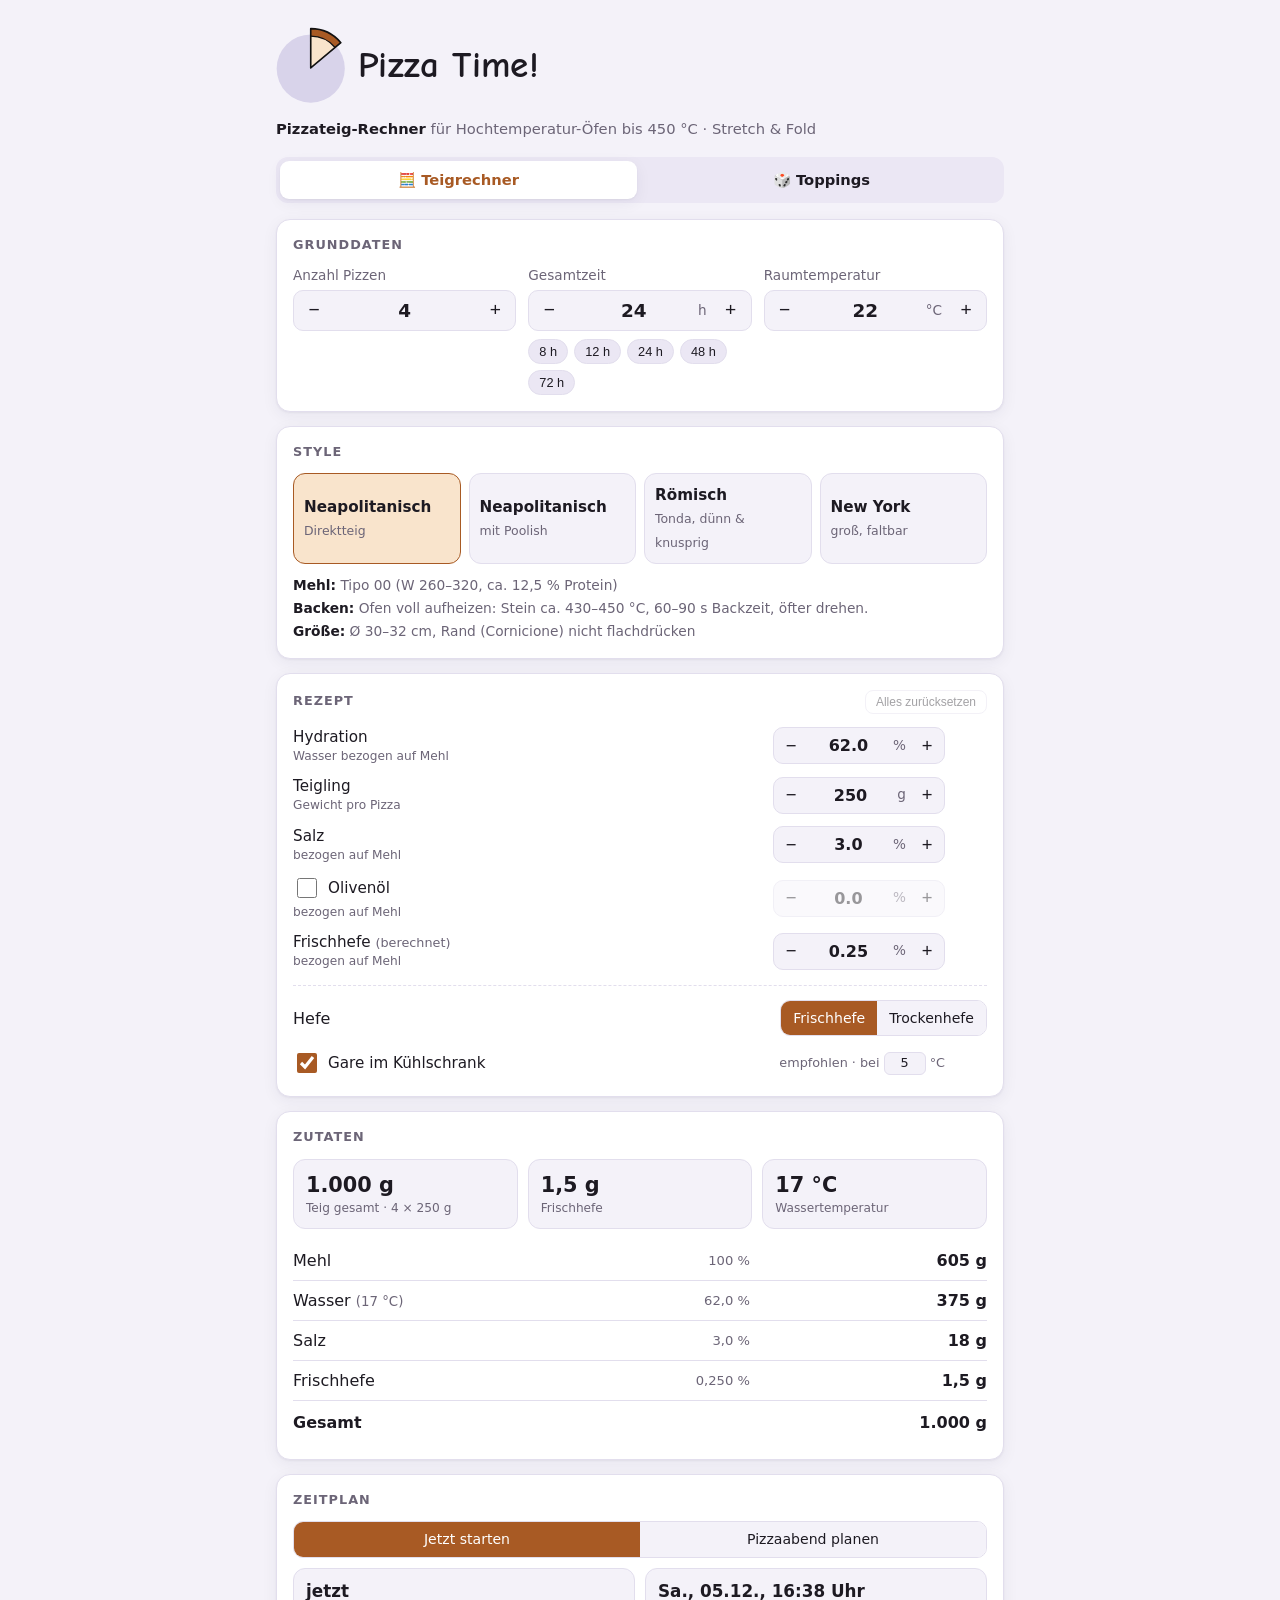
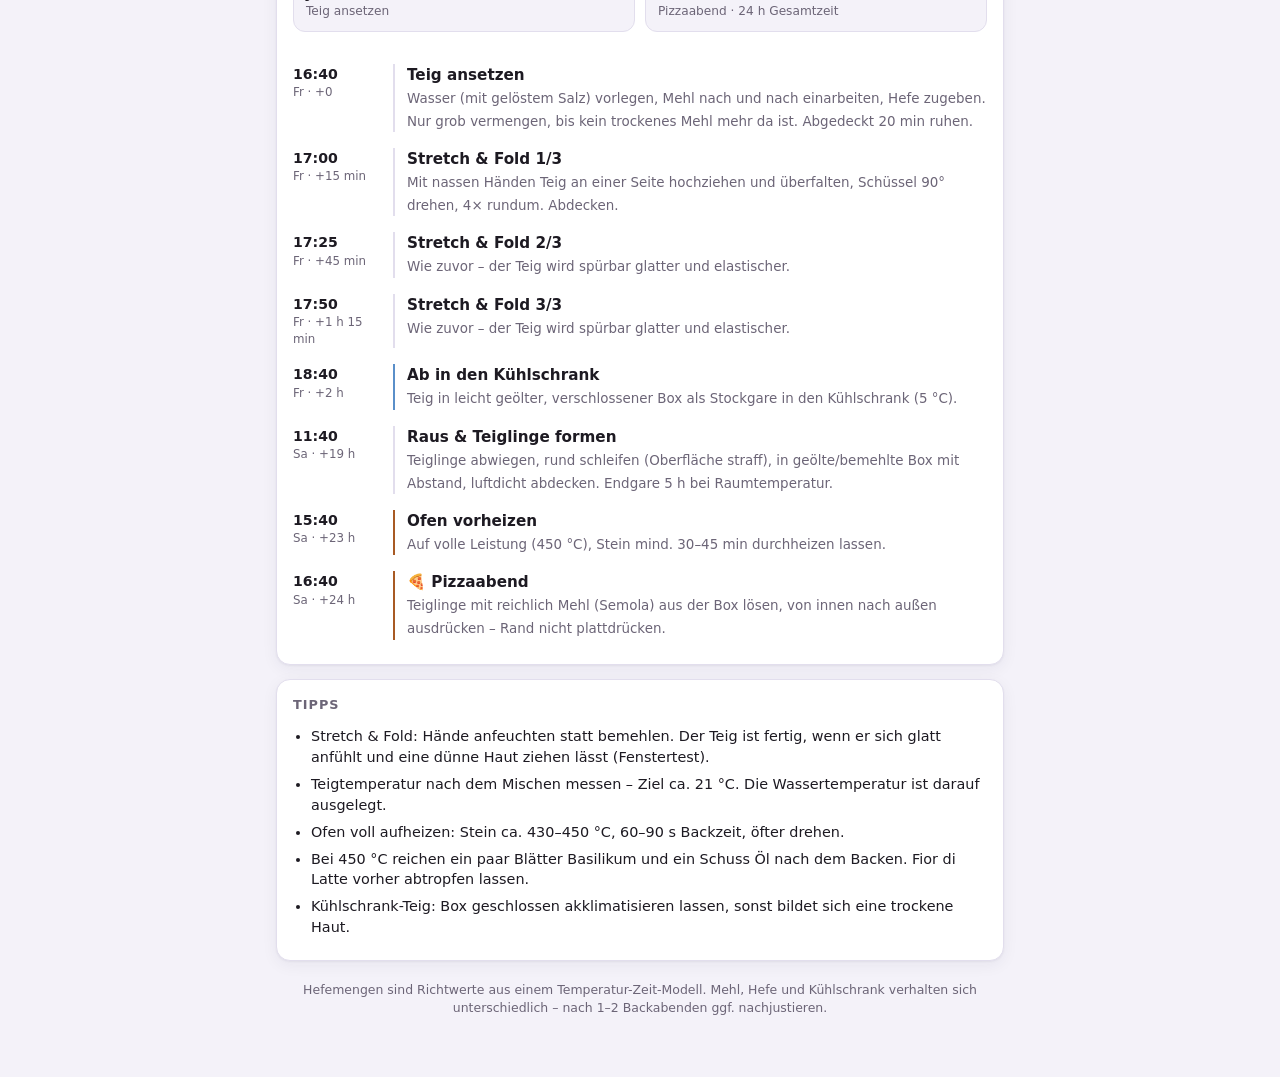
<file: index.html>
<!DOCTYPE html>
<html lang="de">
<head>
<meta charset="UTF-8">
<meta name="viewport" content="width=device-width, initial-scale=1">
<meta name="theme-color" content="#a85a24">
<title>Pizza Time</title>
<link rel="icon" href="data:image/svg+xml,<svg xmlns='http://www.w3.org/2000/svg' viewBox='-106 -128 214 238'><circle cx='0' cy='2' r='104' fill='%23d8d3ea'/><path d='M0,0 L0,-97 A97,97 0 0 1 74.3,-62.4 Z' fill='%23f9e4cc'/><path d='M0,-97 L0,-120 A120,120 0 0 1 91.9,-77.1 L74.3,-62.4 A97,97 0 0 0 0,-97 Z' fill='%23a85a24'/><path d='M0,0 L0,-120 A120,120 0 0 1 91.9,-77.1 Z' fill='none' stroke='%23111' stroke-width='5' stroke-linejoin='round'/></svg>">
<link rel="preconnect" href="https://fonts.googleapis.com">
<link href="https://fonts.googleapis.com/css2?family=Comic+Neue:wght@700&display=swap" rel="stylesheet">
<link rel="apple-touch-icon" href="icon.png">
<link rel="stylesheet" href="style.css">
</head>
<body>
<div class="wrap">
  <header>
    <h1><svg class="logo" viewBox="-106 -128 214 238" aria-hidden="true"><circle cx="0" cy="2" r="104" fill="var(--lav,#d8d3ea)"/><path d="M0,0 L0,-97 A97,97 0 0 1 74.3,-62.4 Z" fill="#f9e4cc"/><path d="M0,-97 L0,-120 A120,120 0 0 1 91.9,-77.1 L74.3,-62.4 A97,97 0 0 0 0,-97 Z" fill="#a85a24"/><path d="M74.3,-62.4 A97,97 0 0 0 0,-97" fill="none" stroke="#111" stroke-width="4"/><path d="M0,0 L0,-120 A120,120 0 0 1 91.9,-77.1 Z" fill="none" stroke="#111" stroke-width="5" stroke-linejoin="round"/></svg><span class="brand">Pizza Time!</span></h1>
    <p><b style="color:var(--ink)">Pizzateig-Rechner</b> für Hochtemperatur-Öfen bis 450 °C · Stretch &amp; Fold</p>
  </header>
  <nav class="nav"><a href="./" aria-current="page">🧮 Teigrechner</a><a href="toppings.html">🎲 Toppings</a></nav>

  <section class="card">
    <h2>Grunddaten</h2>
    <div class="grid">
      <div>
        <label class="f" for="n">Anzahl Pizzen</label>
        <div class="stepper"><button data-step="n" data-d="-1" aria-label="weniger">−</button><input id="n" type="number" inputmode="numeric" min="1" max="50"><button data-step="n" data-d="1" aria-label="mehr">+</button></div>
      </div>
      <div>
        <label class="f" for="h">Gesamtzeit</label>
        <div class="stepper"><button data-step="h" data-d="-1" aria-label="weniger">−</button><input id="h" type="number" inputmode="decimal" min="3" max="120" step="0.5"><span class="unit">h</span><button data-step="h" data-d="1" aria-label="mehr">+</button></div>
        <div class="chips" id="hchips"></div>
      </div>
      <div>
        <label class="f" for="rt">Raumtemperatur</label>
        <div class="stepper"><button data-step="rt" data-d="-1" aria-label="kälter">−</button><input id="rt" type="number" inputmode="decimal" min="14" max="32" step="0.5"><span class="unit">°C</span><button data-step="rt" data-d="1" aria-label="wärmer">+</button></div>
      </div>
    </div>
  </section>

  <section class="card">
    <h2>Style</h2>
    <div class="styles" id="styles"></div>
    <div class="styleinfo" id="styleinfo"></div>
  </section>

  <section class="card">
    <h2>Rezept <button class="btn-link" id="resetAll">Alles zurücksetzen</button></h2>
    <div class="rows" id="rows"></div>
    <hr class="sep" style="margin:14px 0">
    <div class="rows">
      <div style="display:flex;justify-content:space-between;align-items:center;gap:10px;flex-wrap:wrap">
        <span>Hefe</span>
        <div class="seg" id="yeastType">
          <button data-v="fresh">Frischhefe</button><button data-v="dry">Trockenhefe</button>
        </div>
      </div>
      <div class="row" id="row-fridge">
        <label class="toggle"><input type="checkbox" id="fridge"> <span id="fridgeLabel">Gare im Kühlschrank</span></label>
        <span class="hint" style="margin:0;text-align:right"><span id="fridgeHint"></span><label id="tfWrap" style="white-space:nowrap"> · bei <input id="tf" type="number" step="1" min="1" max="12" style="width:42px;border:1px solid var(--line);border-radius:6px;background:var(--bg);color:var(--ink);text-align:center;font:inherit"> °C</label></span>
        <button class="reset" data-reset="fridge" title="Vorschlag wiederherstellen">↺</button>
      </div>
    </div>
    <div id="notices"></div>
  </section>

  <section class="card">
    <h2>Zutaten</h2>
    <div class="big" id="kpis"></div>
    <div id="ingredients"></div>
  </section>

  <section class="card">
    <h2>Zeitplan</h2>
    <div class="plan">
      <div class="seg full" id="planMode"><button data-v="now">Jetzt starten</button><button data-v="target">Pizzaabend planen</button></div>
      <div id="targetWrap"><label class="f" for="target">Pizzaabend um</label><input id="target" type="datetime-local"></div>
      <div class="plansum" id="plansum"></div>
      <div id="planNotice"></div>
    </div>
    <ul class="tl" id="timeline"></ul>
  </section>

  <section class="card">
    <h2>Tipps</h2>
    <ul class="tips" id="tips"></ul>
  </section>

  <footer>Hefemengen sind Richtwerte aus einem Temperatur-Zeit-Modell. Mehl, Hefe und Kühlschrank verhalten sich unterschiedlich – nach 1–2 Backabenden ggf. nachjustieren.</footer>
</div>

<script>
(() => {
'use strict';

/* ---------- Styles (Originalrezepte, für 450 °C-Ofen) ---------- */
const STYLES = {
  neap: {
    title:'Neapolitanisch', sub:'Direktteig',
    hyd:62, ball:250, salt:3.0, oilOn:false, oil:0, yeastFactor:1.0,
    sf:3, ddt:23, outBase:5, coldBalls:false,
    flour:'Tipo 00 (W 260–320, ca. 12,5 % Protein)',
    bake:'Ofen voll aufheizen: Stein ca. 430–450 °C, 60–90 s Backzeit, öfter drehen.',
    size:'Ø 30–32 cm, Rand (Cornicione) nicht flachdrücken'
  },
  poolish: {
    title:'Neapolitanisch', sub:'mit Poolish',
    hyd:68, ball:260, salt:3.0, oilOn:false, oil:0, yeastFactor:1.0, poolish:40,
    sf:3, ddt:23, outBase:5, coldBalls:false,
    flour:'Tipo 00 (W 300–330) – starkes Mehl, v. a. für die Poolish',
    bake:'Stein ca. 430–450 °C, 60–90 s. Höhere Hydration → luftigerer, aromatischer Rand.',
    size:'Ø 30–33 cm'
  },
  roman: {
    title:'Römisch', sub:'Tonda, dünn & knusprig',
    hyd:58, ball:180, salt:2.5, oilOn:true, oil:4, yeastFactor:1.1,
    sf:2, ddt:23, outBase:4, coldBalls:false,
    flour:'Tipo 0 oder 00 (W 240–280)',
    bake:'Ofen auf ca. 350–380 °C runterregeln, 2–3 min backen, bis der Boden durchgehend knusprig ist.',
    size:'Ø 30–32 cm, mit dem Nudelholz hauchdünn ausrollen, kein Rand'
  },
  ny: {
    title:'New York', sub:'groß, faltbar',
    hyd:63, ball:300, salt:2.5, oilOn:true, oil:2.5, yeastFactor:1.3,
    sf:3, ddt:22, outBase:3, coldBalls:true, preferFridge:true,
    flour:'Brotmehl / Tipo 0 mit hohem Protein (13–14 %), z. B. 70 % Tipo 0 + 30 % Manitoba',
    bake:'Ofen auf ca. 320–350 °C runterregeln, 3–5 min. Klassisch wird Zucker zugegeben – bei Hochtemperatur weglassen, sonst verbrennt der Boden.',
    size:'ca. 35 cm (14″) bei 300 g, für 40 cm ca. 380 g'
  }
};

/* ---------- Hefe-Modell ----------
   Aktivität relativ zu 24 °C (≈ Verdopplung je ~8 °C, unter 12 °C stark gebremst).
   Effektive Gärstunden E = Σ Stunden × Aktivität.
   Frischhefe [% vom Mehl] aus E per log-log-Interpolation (kalibriert an gängigen Praxiswerten). */
const act = T => Math.exp(0.09*(T-24)) * (T < 12 ? Math.exp(0.08*(T-12)) : 1);
const YT = [[1.5,2.8],[2,2.0],[3,1.1],[4,0.7],[6,0.35],[8,0.22],[12,0.13],[16,0.09],[24,0.06],[36,0.04],[48,0.03],[72,0.02],[100,0.015],[150,0.01]];
function freshPct(E){
  if (E <= YT[0][0]) return YT[0][1];
  for (let i=1;i<YT.length;i++){
    const [x1,y1]=YT[i-1],[x2,y2]=YT[i];
    if (E <= x2){
      const t=(Math.log(E)-Math.log(x1))/(Math.log(x2)-Math.log(x1));
      return Math.exp(Math.log(y1)+t*(Math.log(y2)-Math.log(y1)));
    }
  }
  return YT[YT.length-1][1];
}
// Effektive Stunden für eine Phasenliste [{h, T}] inkl. Übergängen Kühlschrank <-> Raum
function effHours(phases){ return phases.reduce((s,p)=>s+p.h*act(p.T),0); }
function coldPhases(rt, tf, hours){ // Teig kühlt nicht sofort ab
  const c=Math.min(2,hours); return [{h:c,T:(rt+tf)/2},{h:Math.max(0,hours-c),T:tf}];
}
function warmPhases(rt, tf, hours){
  const w=Math.min(1.5,hours); return [{h:w,T:(rt+tf)/2},{h:Math.max(0,hours-w),T:rt}];
}
const clamp=(v,a,b)=>Math.min(b,Math.max(a,v));

/* ---------- State ---------- */
const DEFAULTS = {n:4, h:24, rt:22, style:'neap', yeast:'fresh', tf:5, target:null, ov:{}};
let S = load();
function load(){
  try{ const s=JSON.parse(localStorage.getItem('pizzateig-v1')); if(s&&STYLES[s.style]){ if(s.target && s.target<Date.now()) s.target=null; return Object.assign({},DEFAULTS,s,{ov:s.ov||{}}); } }catch(e){}
  return JSON.parse(JSON.stringify(DEFAULTS));
}
function save(){ try{ localStorage.setItem('pizzateig-v1', JSON.stringify(S)); }catch(e){} }

/* ---------- Berechnung ---------- */
function compute(){
  const st=STYLES[S.style], ov=S.ov, H=S.h, rt=S.rt, tf=S.tf;
  const isP = S.style==='poolish';
  const tAdj = Math.exp(-0.09*(rt-22)); // wärmer -> kürzere Endgare

  // Vorschläge (Rezept)
  const sug = {hyd:st.hyd, ball:st.ball, salt:st.salt, oilOn:st.oilOn, oil:st.oilOn?st.oil:(st.oil||0), poolish:st.poolish||0, tf:5};
  const val = k => (ov[k]!==undefined ? ov[k] : sug[k]);
  const hyd=val('hyd'), ball=val('ball'), salt=val('salt'), oilOn=val('oilOn'), oil=oilOn?val('oil'):0, pShare=isP?val('poolish'):0;

  // Phasen
  let plan = {};
  let E, poolE=0, fridgePossible, fridgeSuggested;
  if (!isP){
    const out = clamp(st.outBase*tAdj, st.coldBalls?1.5:2, st.coldBalls?4:7);
    const pre = 2; // Mischen + S&F + kurze Stockgare
    const fridgeH = H - pre - out;
    fridgePossible = fridgeH >= 12;
    fridgeSuggested = fridgePossible && (H >= 24 || st.preferFridge || rt >= 26);
    const fridge = fridgePossible && (ov.fridge!==undefined ? ov.fridge : fridgeSuggested);
    if (fridge){
      E = effHours([{h:pre,T:rt}, ...coldPhases(rt,tf,fridgeH), ...warmPhases(rt,tf,out)]);
      plan = {fridge, pre, fridgeH, out};
    } else {
      const appretto = H < 6 ? H*0.45 : clamp(H*0.35*tAdj, 2.5, 8);
      E = H*act(rt);
      plan = {fridge, appretto};
    }
  } else {
    const M = clamp(5*tAdj, 3, 7);          // Hauptteig-Phase
    const P = Math.max(1, H - M);            // Poolish-Phase
    fridgePossible = P >= 14;
    fridgeSuggested = fridgePossible && (P >= 20 || rt >= 26);
    const fridge = fridgePossible && (ov.fridge!==undefined ? ov.fridge : fridgeSuggested);
    if (fridge){
      poolE = effHours([{h:1,T:rt}, ...coldPhases(rt,tf,P-2), {h:1,T:(rt+tf)/2}]);
    } else poolE = P*act(rt);
    E = poolE;
    plan = {fridge, M, P, appretto: M*0.6};
  }

  // Rezeptabhängige Korrektur: Salz bremst, Wasser beschleunigt
  const recipeF = clamp(st.yeastFactor * (1+(salt-2.8)*0.15) * (1-(hyd-62)*0.01), 0.6, 1.6);
  let yPctSug = freshPct(E) * recipeF * (isP ? 0.8 : 1); // Poolish (100 % Hydration) gärt schneller
  if (S.yeast==='dry') yPctSug /= 3;
  sug.yeast = +yPctSug.toPrecision(2);
  const yPct = val('yeast');

  // Mengen
  const total = S.n * ball;
  let flour, water, saltG, oilG, yeastG, poolishBlock=null, mainBlock=null;
  if (!isP){
    flour = total / (1 + hyd/100 + salt/100 + oil/100 + yPct/100);
    water = flour*hyd/100; saltG=flour*salt/100; oilG=flour*oil/100; yeastG=flour*yPct/100;
  } else {
    // Hefe-% bezieht sich auf das Poolish-Mehl
    const pf = pShare/100;
    flour = total / (1 + hyd/100 + salt/100 + oil/100 + pf*yPct/100);
    water = flour*hyd/100; saltG=flour*salt/100; oilG=flour*oil/100;
    const pFlour = flour*pf, pWater = Math.min(pFlour, water);
    yeastG = pFlour*yPct/100;
    poolishBlock = {flour:pFlour, water:pWater, yeast:yeastG};
    mainBlock = {flour:flour-pFlour, water:water-pWater, salt:saltG, oil:oilG};
  }

  // Wassertemperatur (Zielteigtemperatur, Mehltemp ≈ Raumtemp, Reibung S&F ≈ 2 °C)
  let waterT, poolWaterT=null;
  if (!isP){
    const ddt = plan.fridge ? st.ddt-2 : st.ddt;
    waterT = clamp(3*ddt - rt - rt - 2, 2, 35);
  } else {
    poolWaterT = clamp(2*(plan.fridge?20:21) - rt, 2, 30);
    const poolT = plan.fridge ? (rt+tf)/2 : rt;
    waterT = clamp(4*st.ddt - rt - rt - poolT - 2, 2, 30);
  }

  return {st, sug, val, hyd, ball, salt, oil, oilOn, pShare, yPct, total, flour, water, saltG, oilG, yeastG,
          poolishBlock, mainBlock, plan, E, fridgePossible, fridgeSuggested, waterT, poolWaterT, isP};
}

/* ---------- Rendering ---------- */
const $ = id => document.getElementById(id);
const fmt = (v,d=0) => v.toLocaleString('de-DE',{minimumFractionDigits:d,maximumFractionDigits:d});
const g = v => v>=10 ? fmt(v)+' g' : v>=1 ? fmt(v,1)+' g' : fmt(v,2)+' g';

function renderStyles(){
  $('styles').innerHTML = Object.entries(STYLES).map(([k,s]) =>
    `<button class="style" data-style="${k}" aria-pressed="${S.style===k}"><b>${s.title}</b><span>${s.sub}</span></button>`).join('');
  const s=STYLES[S.style];
  $('styleinfo').innerHTML = `<div><strong>Mehl:</strong> ${s.flour}</div><div><strong>Backen:</strong> ${s.bake}</div><div><strong>Größe:</strong> ${s.size}</div>`;
}

const ROWS = [
  {k:'hyd', name:'Hydration', unit:'%', step:1, dec:1, help:'Wasser bezogen auf Mehl'},
  {k:'ball', name:'Teigling', unit:'g', step:10, dec:0, help:'Gewicht pro Pizza'},
  {k:'salt', name:'Salz', unit:'%', step:0.1, dec:1, help:'bezogen auf Mehl'},
  {k:'oil', name:'Olivenöl', unit:'%', step:0.5, dec:1, help:'bezogen auf Mehl', toggle:'oilOn'},
  {k:'poolish', name:'Poolish-Anteil', unit:'%', step:5, dec:0, help:'Anteil am Gesamtmehl (100 % Hydration)', only:'poolish'},
  {k:'yeast', name:'Hefe', unit:'%', step:0.01, dec:3, help:''},
];

function renderRows(r){
  const html = ROWS.filter(x=>!x.only || x.only===S.style).map(x=>{
    const v=r.val(x.k), changed = S.ov[x.k]!==undefined || (x.toggle && S.ov[x.toggle]!==undefined);
    let name = x.name, help=x.help;
    if (x.k==='yeast'){
      name = (S.yeast==='dry'?'Trockenhefe':'Frischhefe') + ' <span style="color:var(--muted);font-size:.8rem">(berechnet)</span>';
      help = r.isP ? 'bezogen auf das Poolish-Mehl' : 'bezogen auf Mehl';
    }
    if (x.toggle){
      name = `<label class="toggle" style="display:inline-flex"><input type="checkbox" data-toggle="${x.toggle}" ${r.oilOn?'checked':''}> ${x.name}</label>`;
    }
    const disabled = x.toggle && !r.oilOn;
    const shown = x.k==='yeast' ? (+v).toFixed(v<0.1?3:2) : fmt(+v, x.dec).replace(/\./g,'').replace(',', '.');
    return `<div class="row ${changed?'changed':''}">
      <div class="name">${name}<small>${help}${changed?`<br>Vorschlag: ${x.k==='yeast'? (+r.sug[x.k]).toString().replace('.',',') : fmt(r.sug[x.k],x.dec)} ${x.unit}`:''}</small></div>
      <div class="in" style="${disabled?'opacity:.45':''}"><button data-rstep="${x.k}" data-d="-1" aria-label="${x.name} weniger" ${disabled?'disabled':''}>−</button><input type="number" inputmode="decimal" step="${x.step}" data-k="${x.k}" value="${shown}" ${disabled?'disabled':''}><span class="unit">&nbsp;${x.unit}</span><button data-rstep="${x.k}" data-d="1" aria-label="${x.name} mehr" ${disabled?'disabled':''}>+</button></div>
      <button class="reset" data-reset="${x.k}${x.toggle?','+x.toggle:''}" title="Vorschlag wiederherstellen">↺</button>
    </div>`;
  }).join('');
  const rows=$('rows');
  // Fokus erhalten, wenn ein Feld gerade bearbeitet wird
  const active=document.activeElement && document.activeElement.dataset ? document.activeElement.dataset.k : null;
  if (active && rows.contains(document.activeElement)) {
    // nur Nachbar-Felder und Klassen aktualisieren
    const tmp=document.createElement('div'); tmp.innerHTML=html;
    [...tmp.children].forEach((nr,i)=>{
      const cur=rows.children[i]; if(!cur) return;
      const ci=cur.querySelector('input[data-k]'), ni=nr.querySelector('input[data-k]');
      cur.className=nr.className;
      cur.querySelector('.name small').innerHTML=nr.querySelector('.name small').innerHTML;
      if (ci && ci.dataset.k!==active) ci.value=ni.value;
    });
    return;
  }
  rows.innerHTML = html;
}

function renderFridge(r){
  const cb=$('fridge'), row=$('row-fridge');
  cb.disabled = !r.fridgePossible;
  cb.checked = r.plan.fridge;
  $('fridgeLabel').textContent = r.isP ? 'Poolish im Kühlschrank' : 'Gare im Kühlschrank';
  const hint = !r.fridgePossible ? (r.isP?'ab ca. ':'ab ca. ')+minFridgeHours(r)+' h möglich'
             : r.fridgeSuggested ? 'empfohlen' : 'optional';
  $('fridgeHint').textContent = hint;
  $('tfWrap').style.display = r.plan.fridge ? '' : 'none';
  if (document.activeElement!==$('tf')) $('tf').value = S.tf;
  row.classList.toggle('changed', S.ov.fridge!==undefined && r.fridgePossible);
}
function minFridgeHours(r){
  if (r.isP) return Math.ceil(14 + r.plan.M);
  const tAdj=Math.exp(-0.09*(S.rt-22)), st=r.st;
  return Math.ceil(2 + 12 + clamp(st.outBase*tAdj, st.coldBalls?1.5:2, st.coldBalls?4:7));
}

function renderNotices(r){
  const n=[];
  if (!r.plan.fridge && !r.isP && S.h>30) n.push(['','Sehr lange Gare bei Raumtemperatur – die Hefemenge wird winzig und der Teig kann übersäuern. Kühlschrank-Gare ist hier deutlich sicherer.']);
  if (!r.plan.fridge && S.rt>=26 && S.h>=12) n.push(['','Warmer Raum: Teig im Auge behalten. Bei Übergare Teiglinge zwischendurch kurz kühl stellen.']);
  if (r.isP && r.plan.P<8) n.push(['','Für Poolish ist die Zeit knapp (Poolish < 8 h). Die Hefemenge wird hoch – Direktteig wäre hier die bessere Wahl.']);
  if (!r.isP && S.h<6) n.push(['','Kurze Gare: Pizza wird gehen, aber Aroma und Bekömmlichkeit profitieren stark von ≥ 8 h.']);
  if (r.hyd>70 && S.style!=='poolish') n.push(['','Hohe Hydration – mehr Stretch & Fold-Runden und ein starkes Mehl einplanen.']);
  $('notices').innerHTML = n.map(([c,t])=>`<div class="notice ${c}">${t}</div>`).join('');
}

function renderIngredients(r){
  const yName = S.yeast==='dry' ? 'Trockenhefe (Instant)' : 'Frischhefe';
  const pct = (v)=> fmt(v/r.flour*100, 1)+' %';
  $('kpis').innerHTML = `
    <div class="kpi"><div class="v">${fmt(r.total)} g</div><div class="l">Teig gesamt · ${S.n} × ${fmt(r.ball)} g</div></div>
    <div class="kpi"><div class="v">${g(r.yeastG)}</div><div class="l">${yName}</div></div>
    <div class="kpi"><div class="v">${fmt(r.waterT)} °C</div><div class="l">Wassertemperatur${r.isP?' Hauptteig':''}</div></div>`;
  let h='';
  if (!r.isP){
    h += `<table>
      <tr><td>Mehl</td><td class="p">100 %</td><td class="g">${g(r.flour)}</td></tr>
      <tr><td>Wasser <small style="color:var(--muted)">(${fmt(r.waterT)} °C)</small></td><td class="p">${pct(r.water)}</td><td class="g">${g(r.water)}</td></tr>
      <tr><td>Salz</td><td class="p">${pct(r.saltG)}</td><td class="g">${g(r.saltG)}</td></tr>
      ${r.oilG>0?`<tr><td>Olivenöl</td><td class="p">${pct(r.oilG)}</td><td class="g">${g(r.oilG)}</td></tr>`:''}
      <tr><td>${yName}</td><td class="p">${fmt(r.yPct,3)} %</td><td class="g">${g(r.yeastG)}</td></tr>
      <tr class="total"><td>Gesamt</td><td></td><td class="g">${g(r.flour+r.water+r.saltG+r.oilG+r.yeastG)}</td></tr>
    </table>`;
  } else {
    const p=r.poolishBlock, m=r.mainBlock;
    h += `<h3>1 · Poolish</h3><p class="sub">Wasser ca. ${fmt(r.poolWaterT)} °C · ${fmt(r.pShare)} % des Mehls</p><table>
      <tr><td>Mehl</td><td class="g">${g(p.flour)}</td></tr>
      <tr><td>Wasser</td><td class="g">${g(p.water)}</td></tr>
      <tr><td>${yName} <small style="color:var(--muted)">(${fmt(r.yPct,3)} % v. Poolish-Mehl)</small></td><td class="g">${g(p.yeast)}</td></tr>
    </table>
    <h3>2 · Hauptteig</h3><p class="sub">Wasser ca. ${fmt(r.waterT)} °C</p><table>
      <tr><td>Poolish (komplett)</td><td class="g">${g(p.flour+p.water+p.yeast)}</td></tr>
      <tr><td>Mehl</td><td class="g">${g(m.flour)}</td></tr>
      <tr><td>Wasser</td><td class="g">${g(m.water)}</td></tr>
      <tr><td>Salz</td><td class="g">${g(m.salt)}</td></tr>
      ${m.oil>0?`<tr><td>Olivenöl</td><td class="g">${g(m.oil)}</td></tr>`:''}
    </table>
    <h3>Gesamt</h3><table>
      <tr><td>Mehl</td><td class="p">100 %</td><td class="g">${g(r.flour)}</td></tr>
      <tr><td>Wasser</td><td class="p">${pct(r.water)}</td><td class="g">${g(r.water)}</td></tr>
      <tr><td>Salz</td><td class="p">${pct(r.saltG)}</td><td class="g">${g(r.saltG)}</td></tr>
      ${r.oilG>0?`<tr><td>Olivenöl</td><td class="p">${pct(r.oilG)}</td><td class="g">${g(r.oilG)}</td></tr>`:''}
      <tr><td>${yName}</td><td class="p"></td><td class="g">${g(r.yeastG)}</td></tr>
    </table>`;
  }
  $('ingredients').innerHTML = h;
}

/* ---------- Zeitplan ---------- */
const startMs = () => S.target ? S.target - S.h*3600e3 : Date.now();
function clock(hOffset){
  const d=new Date(startMs()+hOffset*3600e3);
  d.setMinutes(Math.round(d.getMinutes()/5)*5,0,0);
  const day=d.toLocaleDateString('de-DE',{weekday:'short'});
  const t=d.toLocaleTimeString('de-DE',{hour:'2-digit',minute:'2-digit'});
  return {day,t};
}
const dur = h => { const m=Math.round(h*60/15)*15; const hh=Math.floor(m/60), mm=m%60; return hh? (mm? `${hh} h ${mm} min` : `${hh} h`) : `${mm} min`; };

function sfSteps(t0, sets, label){
  const out=[];
  out.push({t:t0, b:label, s:'Wasser (mit gelöstem Salz) vorlegen, Mehl nach und nach einarbeiten, Hefe zugeben. Nur grob vermengen, bis kein trockenes Mehl mehr da ist. Abgedeckt 20 min ruhen.'});
  for (let i=1;i<=sets;i++) out.push({t:t0+ (20+ (i-1)*25)/60, b:`Stretch & Fold ${i}/${sets}`, s: i===1?'Mit nassen Händen Teig an einer Seite hochziehen und überfalten, Schüssel 90° drehen, 4× rundum. Abdecken.' : 'Wie zuvor – der Teig wird spürbar glatter und elastischer.'});
  return out;
}

function renderTimeline(r){
  const st=r.st, p=r.plan, H=S.h, steps=[];
  const ballTxt = 'Teiglinge abwiegen, rund schleifen (Oberfläche straff), in geölte/bemehlte Box mit Abstand, luftdicht abdecken.';
  if (!r.isP){
    steps.push(...sfSteps(0, st.sf, 'Teig ansetzen'));
    const sfEnd = (20+(st.sf-1)*25)/60;
    if (p.fridge){
      if (st.coldBalls){
        steps.push({t:p.pre, b:'Teiglinge formen → Kühlschrank', s:ballTxt+` Ab in den Kühlschrank (${S.tf} °C).`, cls:'cold'});
      } else {
        steps.push({t:p.pre, b:'Ab in den Kühlschrank', s:`Teig in leicht geölter, verschlossener Box als Stockgare in den Kühlschrank (${S.tf} °C).`, cls:'cold'});
      }
      steps.push({t:p.pre+p.fridgeH, b: st.coldBalls?'Teiglinge aus dem Kühlschrank':'Raus & Teiglinge formen', s: st.coldBalls?`Box geschlossen bei Raumtemperatur akklimatisieren lassen (${dur(p.out)}).`:`${ballTxt} Endgare ${dur(p.out)} bei Raumtemperatur.`});
    } else {
      const ballAt = H - p.appretto;
      if (ballAt - sfEnd > 0.5) steps.push({t:sfEnd+0.1, b:'Stockgare', s:`Abgedeckt bei ${fmt(S.rt,1)} °C ruhen lassen (${dur(ballAt-sfEnd)}).`});
      steps.push({t:Math.max(ballAt, sfEnd+0.25), b:'Teiglinge formen', s:`${ballTxt} Endgare ${dur(p.appretto)}.`});
    }
  } else {
    if (p.fridge){
      steps.push({t:0, b:'Poolish ansetzen', s:'Hefe im Wasser auflösen, Mehl einrühren bis glatt. Abgedeckt 1 h bei Raumtemperatur.'});
      steps.push({t:1, b:'Poolish in den Kühlschrank', s:`Verschlossen bei ${S.tf} °C.`, cls:'cold'});
      steps.push({t:p.P-1, b:'Poolish raus', s:'Ca. 1 h akklimatisieren. Reif: Oberfläche voller Blasen, leicht gewölbt bis gerade einfallend.'});
    } else {
      steps.push({t:0, b:'Poolish ansetzen', s:`Hefe im Wasser auflösen, Mehl einrühren bis glatt. Abgedeckt bei ${fmt(S.rt,1)} °C reifen lassen (${dur(p.P)}). Reif: voller Blasen, Oberfläche beginnt leicht einzufallen.`});
    }
    const t0=p.P;
    steps.push({t:t0, b:'Hauptteig mischen', s:'Poolish mit dem Hauptteig-Wasser lösen, Mehl nach und nach einarbeiten, nach 5 min Salz (und ggf. Öl) zugeben. Abgedeckt 20 min ruhen.'});
    for (let i=1;i<=st.sf;i++) steps.push({t:t0+(20+(i-1)*25)/60, b:`Stretch & Fold ${i}/${st.sf}`, s: i===1?'Mit nassen Händen Teig hochziehen und überfalten, 4× rundum. Abdecken.':'Wie zuvor.'});
    const sfEnd=t0+(20+(st.sf-1)*25)/60, ballAt=H-p.appretto;
    steps.push({t:Math.max(ballAt,sfEnd+0.25), b:'Teiglinge formen', s:`${ballTxt} Endgare ${dur(H-Math.max(ballAt,sfEnd+0.25))} bei Raumtemperatur.`});
  }
  steps.push({t:H-1, b:'Ofen vorheizen', s: S.style==='neap'||S.style==='poolish' ? 'Auf volle Leistung (450 °C), Stein mind. 30–45 min durchheizen lassen.' : S.style==='roman' ? 'Auf ca. 350–380 °C (Steintemperatur messen).' : 'Auf ca. 320–350 °C (Steintemperatur messen).', cls:'hot'});
  steps.push({t:H, b:'🍕 Pizzaabend', s:'Teiglinge mit reichlich Mehl (Semola) aus der Box lösen, von innen nach außen ausdrücken – Rand nicht plattdrücken.', cls:'hot'});
  steps.sort((a,b)=>a.t-b.t);
  $('timeline').innerHTML = steps.map(x=>{ const c=clock(x.t); return `<li class="${x.cls||''}"><div class="t">${c.t}<small>${c.day} · +${dur(x.t)==='0 min'?'0':dur(x.t)}</small></div><div class="d"><b>${x.b}</b><span>${x.s}</span></div></li>`; }).join('');
}

function renderTips(r){
  const t = [
    'Stretch & Fold: Hände anfeuchten statt bemehlen. Der Teig ist fertig, wenn er sich glatt anfühlt und eine dünne Haut ziehen lässt (Fenstertest).',
    'Teigtemperatur nach dem Mischen messen – Ziel ca. '+(r.isP?r.st.ddt:(r.plan.fridge?r.st.ddt-2:r.st.ddt))+' °C. Die Wassertemperatur ist darauf ausgelegt.',
    r.st.bake,
  ];
  if (S.style==='neap'||S.style==='poolish') t.push('Bei 450 °C reichen ein paar Blätter Basilikum und ein Schuss Öl nach dem Backen. Fior di Latte vorher abtropfen lassen.');
  if (S.style==='roman') t.push('Für die typische Knusprigkeit ausrollen, sparsam belegen und eher etwas länger bei niedrigerer Hitze backen.');
  if (S.style==='ny') t.push('Low-moisture Mozzarella verwenden, Sauce ungekocht. Pizza zum Essen in der Mitte falten.');
  if (r.plan.fridge) t.push('Kühlschrank-Teig: Box geschlossen akklimatisieren lassen, sonst bildet sich eine trockene Haut.');
  $('tips').innerHTML = t.map(x=>`<li>${x}</li>`).join('');
}

const pad=n=>String(n).padStart(2,'0');
const toLocal = ms => { const d=new Date(ms); return `${d.getFullYear()}-${pad(d.getMonth()+1)}-${pad(d.getDate())}T${pad(d.getHours())}:${pad(d.getMinutes())}`; };
const fmtDT = ms => { const d=new Date(ms); return d.toLocaleDateString('de-DE',{weekday:'short',day:'2-digit',month:'2-digit'})+', '+d.toLocaleTimeString('de-DE',{hour:'2-digit',minute:'2-digit'})+' Uhr'; };
function defaultTarget(){ // nächster Abend 19:00, der mit der Dauer erreichbar ist
  const d=new Date(Date.now()+S.h*3600e3); const t=new Date(d); t.setHours(19,0,0,0);
  if (t<d) t.setDate(t.getDate()+1); return t.getTime();
}
function renderPlan(){
  const planned = !!S.target;
  document.querySelectorAll('#planMode button').forEach(b=>b.setAttribute('aria-pressed', (b.dataset.v==='target')===planned));
  $('targetWrap').style.display = planned ? '' : 'none';
  if (planned && document.activeElement!==$('target')) $('target').value = toLocal(S.target);
  const st=startMs(), end=st+S.h*3600e3;
  $('plansum').innerHTML = `<div class="kpi"><div class="v">${planned?fmtDT(st):'jetzt'}</div><div class="l">Teig ansetzen</div></div><div class="kpi"><div class="v">${fmtDT(end)}</div><div class="l">Pizzaabend · ${fmt(S.h,S.h%1?1:0)} h Gesamtzeit</div></div>`;
  let n='';
  if (planned && st < Date.now()-5*60e3){
    const avail = Math.floor((S.target-Date.now())/1800e3)/2;
    n = `<div class="notice">Der Start läge in der Vergangenheit. ${avail>=3?`Bis dahin bleiben noch ${fmt(avail,avail%1?1:0)} h.<button class="btn-link" id="fitH">Dauer auf ${fmt(avail,avail%1?1:0)} h setzen</button>`:'Bitte einen späteren Pizzaabend wählen.'}</div>`;
  }
  $('planNotice').innerHTML = n;
}

function render(){
  ['n','h','rt'].forEach(k=>{ if (document.activeElement!==$(k)) $(k).value=S[k]; });
  $('hchips').innerHTML=[8,12,24,48,72].map(h=>`<button class="chip" data-h="${h}">${h} h</button>`).join('');
  document.querySelectorAll('#yeastType button').forEach(b=>b.setAttribute('aria-pressed', b.dataset.v===S.yeast));
  renderStyles();
  const r=compute();
  renderRows(r); renderFridge(r); renderNotices(r); renderIngredients(r); renderPlan(); renderTimeline(r); renderTips(r);
  $('resetAll').disabled = Object.keys(S.ov).length===0;
  save();
}

/* ---------- Events ---------- */
const LIM = {n:[1,50], h:[3,120], rt:[14,32]};
const RLIM = {hyd:[45,90], ball:[100,600], salt:[0,5], oil:[0,15], poolish:[10,100], yeast:[0.001,5]};
function stepRow(k, d){
  const r=compute(), cur=+r.val(k), row=ROWS.find(x=>x.k===k);
  let v;
  if (k==='yeast'){ // relativ ±5 %, auf 2 signifikante Stellen
    v=+(cur*(d>0?1.05:0.95)).toPrecision(2);
    if (v===cur){ const u=Math.pow(10,Math.floor(Math.log10(cur))-1); v=+(cur+d*u).toPrecision(2); }
  } else v=Math.round((cur+d*row.step)/row.step)*row.step;
  v=+clamp(v,...RLIM[k]).toFixed(4);
  if (Math.abs(v-r.sug[k])<1e-9) delete S.ov[k]; else S.ov[k]=v;
  render();
}
function setBase(k,v){ if (isNaN(v)) return; S[k]=clamp(v,...LIM[k]); render(); }

document.addEventListener('click', e=>{
  const b=e.target.closest('button'); if(!b) return;
  if (b.dataset.rstep){ stepRow(b.dataset.rstep, +b.dataset.d); }
  else if (b.dataset.step){ const k=b.dataset.step, step=k==='h'&&S.h>=24?6:1; setBase(k, +S[k] + (+b.dataset.d)*step); }
  else if (b.dataset.style){ if (S.style!==b.dataset.style){ S.style=b.dataset.style; S.ov={}; } render(); }
  else if (b.dataset.h){ setBase('h', +b.dataset.h); }
  else if (b.dataset.reset){ b.dataset.reset.split(',').forEach(k=>delete S.ov[k]); render(); }
  else if (b.id==='resetAll'){ S.ov={}; render(); }
  else if (b.id==='fitH'){ setBase('h', Math.floor((S.target-Date.now())/1800e3)/2); }
  else if (b.parentElement.id==='planMode'){ S.target = b.dataset.v==='target' ? (S.target||defaultTarget()) : null; render(); }
  else if (b.parentElement.id==='yeastType'){
    if (S.yeast!==b.dataset.v){ // überschriebenen Wert umrechnen
      if (S.ov.yeast!==undefined) S.ov.yeast = +(b.dataset.v==='dry' ? S.ov.yeast/3 : S.ov.yeast*3).toPrecision(2);
      S.yeast=b.dataset.v;
    }
    render();
  }
});

document.addEventListener('input', e=>{
  const el=e.target;
  if (['n','h','rt'].includes(el.id)){ const v=parseFloat(el.value); if(!isNaN(v)&&v>=LIM[el.id][0]&&v<=LIM[el.id][1]){ S[el.id]=v; render(); } }
  else if (el.dataset.k){
    const v=parseFloat(String(el.value).replace(',','.')); if (isNaN(v)||v<0) return;
    const sug=compute().sug[el.dataset.k];
    if (Math.abs(v-sug) < 1e-9) delete S.ov[el.dataset.k]; else S.ov[el.dataset.k]=v;
    render();
  }
  else if (el.id==='tf'){ const v=parseFloat(el.value); if(!isNaN(v)&&v>=1&&v<=12){ S.tf=v; render(); } }
});

document.addEventListener('change', e=>{
  const el=e.target;
  if (['n','h','rt'].includes(el.id)) setBase(el.id, parseFloat(el.value));
  else if (el.id==='target'){
    const t=new Date(el.value).getTime(); if(isNaN(t)) return;
    S.target=t; render();
  }
  else if (el.id==='fridge'){
    const sugg=compute().fridgeSuggested;
    if (el.checked===sugg) delete S.ov.fridge; else S.ov.fridge=el.checked;
    render();
  }
  else if (el.dataset.toggle){
    const k=el.dataset.toggle, st=STYLES[S.style];
    if (el.checked===st.oilOn) delete S.ov[k]; else S.ov[k]=el.checked;
    if (el.checked && !st.oilOn && S.ov.oil===undefined) S.ov.oil=3;
    if (!el.checked) delete S.ov.oil;
    render();
  }
  else if (el.dataset.k){ render(); }
});

document.addEventListener('focusout', e=>{ if (e.target.dataset && e.target.dataset.k) setTimeout(render,0); });

render();
setInterval(()=>{ if(!document.activeElement || document.activeElement===document.body) render(); }, 60000);
})();
</script>
</body>
</html>
</file>
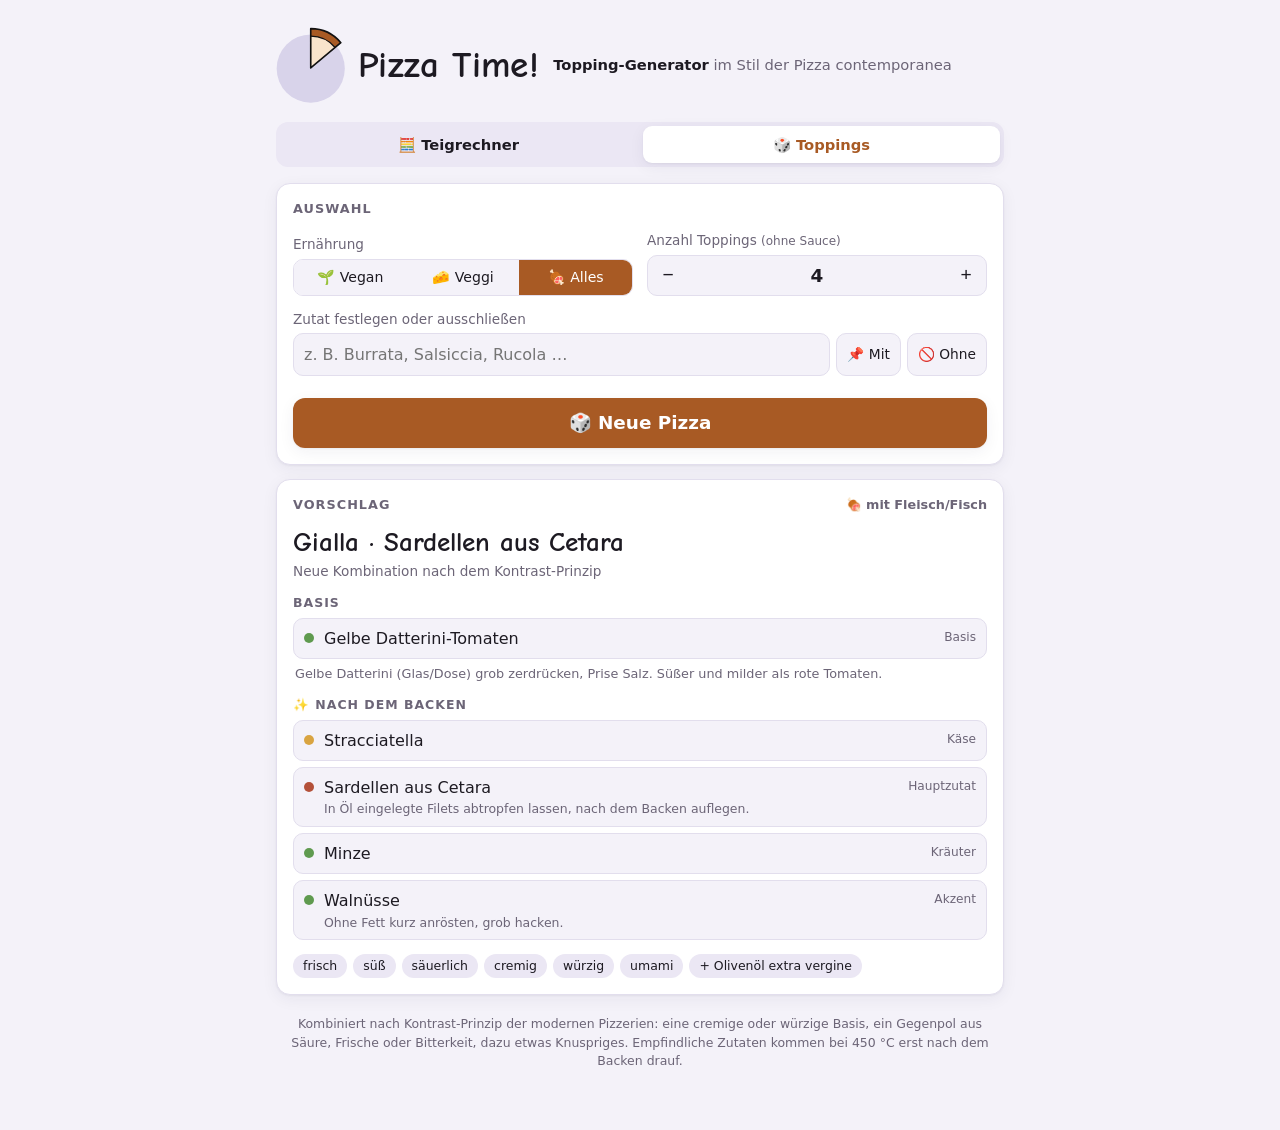
<file: toppings.html>
<!DOCTYPE html>
<html lang="de">
<head>
<meta charset="UTF-8">
<meta name="viewport" content="width=device-width, initial-scale=1">
<meta name="theme-color" content="#a85a24">
<title>Pizza Time Toppings</title>
<link rel="icon" href="data:image/svg+xml,<svg xmlns='http://www.w3.org/2000/svg' viewBox='-106 -128 214 238'><circle cx='0' cy='2' r='104' fill='%23d8d3ea'/><path d='M0,0 L0,-97 A97,97 0 0 1 74.3,-62.4 Z' fill='%23f9e4cc'/><path d='M0,-97 L0,-120 A120,120 0 0 1 91.9,-77.1 L74.3,-62.4 A97,97 0 0 0 0,-97 Z' fill='%23a85a24'/><path d='M0,0 L0,-120 A120,120 0 0 1 91.9,-77.1 Z' fill='none' stroke='%23111' stroke-width='5' stroke-linejoin='round'/></svg>">
<link rel="preconnect" href="https://fonts.googleapis.com">
<link href="https://fonts.googleapis.com/css2?family=Comic+Neue:wght@700&display=swap" rel="stylesheet">
<link rel="apple-touch-icon" href="icon.png">
<link rel="stylesheet" href="style.css">
<style>
.ctrl{display:grid;grid-template-columns:1fr 1fr;gap:14px;align-items:end}
@media (max-width:560px){.ctrl{grid-template-columns:1fr}}

.gen{width:100%;margin-top:14px;border:0;border-radius:12px;background:var(--accent);color:var(--accent-ink);font:700 1.15rem system-ui,sans-serif;padding:14px;cursor:pointer;box-shadow:var(--shadow)}
.gen:active{transform:scale(.99)}
.pz-title{font:700 1.7rem/1.15 "Comic Neue","Comic Sans MS",cursive;margin:0 0 4px}
.pz-insp{font-size:.85rem;color:var(--muted);margin:0 0 12px}
.pz-insp b{color:var(--accent);font-weight:600}
.phase{margin-top:12px}
.phase h3{font-size:.78rem;text-transform:uppercase;letter-spacing:.08em;color:var(--muted);margin:0 0 6px}
.items{list-style:none;margin:0;padding:0;display:grid;gap:6px}
.items li{display:flex;align-items:center;gap:10px;background:var(--bg);border:1px solid var(--line);border-radius:10px;padding:8px 10px}
.items li .dot{width:10px;height:10px;border-radius:50%;flex:none}
.items li .prep{display:block;color:var(--muted);font-size:.78rem;margin-top:2px;line-height:1.35}
.items li .dot{align-self:flex-start;margin-top:6px}
.items li small{align-self:flex-start;margin-top:2px;color:var(--muted);margin-left:auto;font-size:.76rem;text-align:right}
.tags{display:flex;gap:6px;flex-wrap:wrap;margin-top:14px}
.tag{background:var(--chip);border-radius:999px;padding:3px 10px;font-size:.78rem}
.hist{list-style:none;margin:0;padding:0;display:grid;gap:4px}
.hist li button{width:100%;text-align:left;border:0;background:transparent;color:var(--ink);font:inherit;font-size:.9rem;padding:6px 4px;border-bottom:1px solid var(--line);cursor:pointer}
.hist li button span{color:var(--muted);font-size:.8rem;display:block}
.ingrow{display:flex;gap:6px}
.ingrow input{flex:1;min-width:0;border:1px solid var(--line);border-radius:10px;padding:9px 10px;background:var(--bg);color:var(--ink);font:inherit}
.btn-sm{border:1px solid var(--line);background:var(--bg);color:var(--ink);border-radius:10px;padding:0 10px;font:inherit;font-size:.86rem;cursor:pointer;white-space:nowrap}
.btn-sm:hover{border-color:var(--accent)}
.pick{border:1px solid var(--line);border-radius:999px;padding:4px 10px;font-size:.82rem;cursor:pointer;color:var(--ink);background:var(--chip)}
.pick.inc{background:var(--accent-soft);border-color:var(--accent)}
.pick.exc{text-decoration:line-through;text-decoration-color:var(--muted)}
.pick b{font-weight:400;color:var(--muted);margin-left:4px}
.pin{font-size:.75rem;margin-left:4px}
.fade{animation:fade .25s ease}
@keyframes fade{from{opacity:0;transform:translateY(4px)}to{opacity:1;transform:none}}
</style>
</head>
<body>
<div class="wrap">
  <header>
    <h1><svg class="logo" viewBox="-106 -128 214 238" aria-hidden="true"><circle cx="0" cy="2" r="104" fill="var(--lav,#d8d3ea)"/><path d="M0,0 L0,-97 A97,97 0 0 1 74.3,-62.4 Z" fill="#f9e4cc"/><path d="M0,-97 L0,-120 A120,120 0 0 1 91.9,-77.1 L74.3,-62.4 A97,97 0 0 0 0,-97 Z" fill="#a85a24"/><path d="M74.3,-62.4 A97,97 0 0 0 0,-97" fill="none" stroke="#111" stroke-width="4"/><path d="M0,0 L0,-120 A120,120 0 0 1 91.9,-77.1 Z" fill="none" stroke="#111" stroke-width="5" stroke-linejoin="round"/></svg><span class="brand">Pizza Time!</span></h1>
    <p><b style="color:var(--ink)">Topping-Generator</b> im Stil der Pizza contemporanea</p>
  </header>
  <nav class="nav"><a href="./">🧮 Teigrechner</a><a href="toppings.html" aria-current="page">🎲 Toppings</a></nav>

  <section class="card">
    <h2>Auswahl</h2>
    <div class="ctrl">
      <div>
        <label class="f">Ernährung</label>
        <div class="seg full" id="diet"><button data-v="v">🌱 Vegan</button><button data-v="g">🧀 Veggi</button><button data-v="m">🍖 Alles</button></div>
      </div>
      <div>
        <label class="f" for="k">Anzahl Toppings <span style="font-size:.75rem">(ohne Sauce)</span></label>
        <div class="stepper"><button data-step="-1" aria-label="weniger">−</button><input id="k" type="number" inputmode="numeric" min="2" max="7" readonly><button data-step="1" aria-label="mehr">+</button></div>
      </div>
    </div>
    <div style="margin-top:14px">
      <label class="f" for="ing">Zutat festlegen oder ausschließen</label>
      <div class="ingrow"><input id="ing" list="ingList" placeholder="z. B. Burrata, Salsiccia, Rucola …" autocomplete="off" enterkeyhint="done"><button class="btn-sm" data-add="inc" title="Muss auf die Pizza">📌 Mit</button><button class="btn-sm" data-add="exc" title="Darf nicht auf die Pizza">🚫 Ohne</button></div>
      <datalist id="ingList"></datalist>
      <div class="hint" id="pickHint"></div>
      <div class="chips" id="picks"></div>
    </div>
    <button class="gen" id="gen">🎲 Neue Pizza</button>
  </section>

  <section class="card" id="result"></section>

  <section class="card" id="histCard" hidden>
    <h2>Zuletzt generiert</h2>
    <ul class="hist" id="hist"></ul>
  </section>

  <footer>Kombiniert nach Kontrast-Prinzip der modernen Pizzerien: eine cremige oder würzige Basis, ein Gegenpol aus Säure, Frische oder Bitterkeit, dazu etwas Knuspriges. Empfindliche Zutaten kommen bei 450 °C erst nach dem Backen drauf.</footer>
</div>

<script>
(() => {
'use strict';
/* Zutaten: [Name, Diät (v=vegan, g=vegetarisch, m=Fleisch/Fisch), Rolle, wann (b=vor dem Backen, a=nach dem Backen), Geschmacksprofil] */
const DB = [
  // Basis
  ['Pomodoro (San Marzano)','v','base','b','acid'],
  ['Gelbe Datterini-Tomaten','v','base','b','sweet acid'],
  ['Bianca (Olivenöl & Meersalz)','v','base','b',''],
  ['Kürbiscreme','v','base','b','sweet rich'],
  ['Zucchinicreme','v','base','b','fresh'],
  ['Pistaziencreme','v','base','b','rich nut'],
  ['Friarielli-Creme','v','base','b','bitter'],
  ['Ricotta-Creme','g','base','b','fresh rich'],
  // Käse
  ['Fior di Latte','g','cheese','b','rich'],
  ['Büffelmozzarella','g','cheese','b','rich'],
  ['Provola (geräuchert)','g','cheese','b','rich smoke'],
  ['Stracciatella','g','cheese','a','rich fresh'],
  ['Burrata','g','cheese','a','rich fresh'],
  ['Gorgonzola dolce','g','cheese','b','rich salt strong'],
  ['Pecorino Romano','g','cheese','a','salt strong'],
  ['Parmigiano Reggiano','g','cheese','a','salt umami'],
  ['Ricotta','g','cheese','a','fresh rich'],
  ['Taleggio','g','cheese','b','rich strong'],
  ['Vegane Cashew-Mozzarella','V','cheese','b','rich'],
  ['Cashew-Stracciatella','V','cheese','a','rich fresh'],
  ['Mandel-„Parmesan“','V','cheese','a','salt crunch'],
  // Hauptzutaten
  ['Salsiccia','m','main','b','rich salt'],
  ['Mortadella','m','main','a','rich salt'],
  ['Prosciutto crudo','m','main','a','salt'],
  ['ʼNduja','m','main','b','heat rich'],
  ['Guanciale','m','main','b','rich salt crunch'],
  ['Sardellen aus Cetara','m','main','a','salt umami fish'],
  ['Speck','m','main','a','smoke salt'],
  ['Coppa','m','main','a','salt rich'],
  ['Scharfe Salami (Spianata)','m','main','b','heat salt'],
  ['Friarielli','v','main','b','bitter'],
  ['Steinpilze','v','main','b','umami'],
  ['Geröstete Paprika','v','main','b','sweet smoke'],
  ['Frittierte Aubergine','v','main','b','rich'],
  ['Zucchini','v','main','b','fresh'],
  ['Artischocken','v','main','b','bitter acid'],
  ['Kartoffeln, hauchdünn','v','main','b','rich'],
  ['Kürbis, geröstet','v','main','b','sweet'],
  ['Radicchio','v','main','b','bitter'],
  ['Karamellisierte Zwiebeln','v','main','b','sweet'],
  ['Fenchel','v','main','b','fresh sweet'],
  ['Rote Zwiebel','v','main','b','sweet acid'],
  ['Grüner Spargel','v','main','b','fresh'],
  ['Zucchiniblüten','v','main','b','fresh'],
  ['Kirschtomaten','v','main','b','sweet acid'],
  // Akzente
  ['Kapern','v','acc','b','acid salt'],
  ['Taggiasca-Oliven','v','acc','b','salt'],
  ['Pistazien, gehackt','v','acc','a','crunch nut'],
  ['Walnüsse','v','acc','a','crunch nut bitter'],
  ['Haselnüsse','v','acc','a','crunch nut'],
  ['Pinienkerne','v','acc','a','crunch nut'],
  ['Frische Feigen','v','acc','a','sweet'],
  ['Birne','v','acc','b','sweet fresh'],
  ['Getrocknete Tomaten','v','acc','b','sweet acid umami'],
  ['Confit-Kirschtomaten','v','acc','b','sweet acid'],
  ['Kalabrische Chili','v','acc','b','heat'],
  ['Hot Honey (Chili-Honig)','g','acc','a','sweet heat'],
  ['Honig','g','acc','a','sweet'],
  ['Zitronenzeste','v','acc','a','acid fresh'],
  ['Trüffel','v','acc','a','umami rich'],
  ['Balsamico-Reduktion','v','acc','a','sweet acid'],
  ['Pistazienpesto','v','acc','a','rich nut'],
  ['Basilikumpesto','g','acc','a','fresh'],
  ['Knoblauch-Confit','v','acc','b','sweet'],
  ['Knoblauch','v','acc','b','heat'],
  ['Rucola','v','acc','a','bitter fresh'],
  ['Geröstete Brotbrösel','v','acc','a','crunch'],
  ['Eingelegte rote Zwiebeln','v','acc','a','acid crunch'],
  ['Salzzitrone','v','acc','a','acid salt'],
  // Kräuter
  ['Basilikum','v','herb','a','fresh'],
  ['Salbei','v','herb','b','fresh'],
  ['Rosmarin','v','herb','b','fresh'],
  ['Thymian','v','herb','b','fresh'],
  ['Oregano','v','herb','b','fresh'],
  ['Minze','v','herb','a','fresh'],
  // nur für Signature-Pizzen
  ['Rohes Tomatenpüree (Streifen)','v','special','a','acid fresh'],
  ['Basilikum-Reduktion','v','special','a','fresh'],
].map(([name,diet,role,when,tags])=>({name,diet:diet.toLowerCase(),veganAlt:diet==='V',role,when,tags:tags?tags.split(' '):[]}));
const BY = Object.fromEntries(DB.map(x=>[x.name,x]));
const PREP = {
"Fior di Latte": "In Stücke zupfen und 1–2 h im Sieb (Kühlschrank) abtropfen lassen.",
"Büffelmozzarella": "Zupfen und gut abtropfen lassen – oder erst nach der halben Backzeit/danach drauf, sonst wird die Pizza nass.",
"Provola (geräuchert)": "In kleine Würfel schneiden.",
"Gorgonzola dolce": "Gekühlt in kleinen Stücken verteilen.",
"Taleggio": "Rinde entfernen, in dünne Scheiben schneiden.",
"Ricotta": "Mit Salz, Pfeffer und etwas Olivenöl glatt rühren, in Klecksen verteilen.",
"Vegane Cashew-Mozzarella": "Fertig gekauft oder selbst gemacht: Cashews 4 h einweichen, mit Tapioka, Zitrone und Salz mixen und kurz aufkochen.",
"Cashew-Stracciatella": "Eingeweichte Cashews mit Wasser, Zitrone und Salz cremig mixen.",
"Mandel-„Parmesan“": "Mandeln mit Hefeflocken und Salz grob mahlen.",
"Salsiccia": "Aus der Haut lösen, in kleinen rohen Stücken verteilen – gart bei 450 °C durch.",
"ʼNduja": "In kleinen Klecksen verteilen, schmilzt im Ofen.",
"Guanciale": "In dünne Streifen schneiden. Bei 60–90 s Backzeit vorher kurz in der Pfanne anrösten.",
"Mortadella": "Hauchdünn geschnitten, erst nach dem Backen auflegen.",
"Prosciutto crudo": "Hauchdünn, nach dem Backen auflegen.",
"Coppa": "Hauchdünn, nach dem Backen auflegen.",
"Speck": "Hauchdünn, nach dem Backen auflegen.",
"Sardellen aus Cetara": "In Öl eingelegte Filets abtropfen lassen, nach dem Backen auflegen.",
"Friarielli": "Blanchieren, dann mit Knoblauch, Chili und Olivenöl in der Pfanne schmoren. Gut ausdrücken.",
"Steinpilze": "In Scheiben schneiden und in der Pfanne mit Olivenöl, Knoblauch und Salz anbraten (getrocknete vorher einweichen).",
"Geröstete Paprika": "Im Ofen/über der Flamme schwärzen, häuten, in Streifen schneiden, in Olivenöl einlegen.",
"Frittierte Aubergine": "In Scheiben schneiden, salzen, 30 min ziehen lassen, trocken tupfen und frittieren oder in Öl ausbacken.",
"Zucchini": "Hauchdünn hobeln, leicht salzen, 15 min ziehen lassen und ausdrücken.",
"Artischocken": "In Öl eingelegte Artischocken abtropfen lassen und vierteln.",
"Kartoffeln, hauchdünn": "Mit der Mandoline hauchdünn hobeln, 15 min in Salzwasser legen, gut trocken tupfen, mit Öl mischen.",
"Kürbis, geröstet": "In kleinen Würfeln mit Öl und Salz bei 200 °C ca. 20 min vorrösten.",
"Radicchio": "In Streifen schneiden, kurz in Olivenöl anbraten oder roh mit Öl marinieren.",
"Karamellisierte Zwiebeln": "In Streifen 30–40 min langsam in Olivenöl/Butter schmoren, bis sie goldbraun sind.",
"Fenchel": "Hauchdünn hobeln, mit Öl und Salz marinieren.",
"Rote Zwiebel": "In hauchdünne Ringe schneiden.",
"Grüner Spargel": "Unteres Drittel schälen, 1 min blanchieren, längs halbieren.",
"Zucchiniblüten": "Stempel entfernen, ganz oder halbiert auflegen.",
"Kirschtomaten": "Halbieren und leicht salzen.",
"Kapern": "Salzkapern 20 min wässern, Kapern in Lake abtropfen lassen.",
"Taggiasca-Oliven": "Entsteint, abgetropft.",
"Pistazien, gehackt": "Ohne Fett kurz anrösten, grob hacken.",
"Walnüsse": "Ohne Fett kurz anrösten, grob hacken.",
"Haselnüsse": "Anrösten, Häutchen abreiben, grob hacken.",
"Pinienkerne": "Ohne Fett goldbraun rösten.",
"Birne": "Hauchdünn schneiden.",
"Getrocknete Tomaten": "In Öl eingelegte abtropfen lassen, in Streifen schneiden.",
"Confit-Kirschtomaten": "Mit Olivenöl, Salz, Zucker und Thymian bei 120 °C ca. 1,5 h im Ofen confieren.",
"Kalabrische Chili": "In Öl eingelegt oder frisch in feinen Ringen.",
"Hot Honey (Chili-Honig)": "Honig mit Chiliflocken kurz erwärmen und ziehen lassen.",
"Trüffel": "Frisch hobeln, oder Trüffelcreme in kleinen Tupfen.",
"Balsamico-Reduktion": "Aceto balsamico einkochen, bis er sirupartig ist – sparsam verwenden.",
"Pistazienpesto": "Pistazien, Olivenöl, Salz (und ggf. Parmesan) mixen.",
"Basilikumpesto": "Basilikum, Pinienkerne, Parmesan/Pecorino, Knoblauch, Olivenöl.",
"Knoblauch-Confit": "Geschälte Zehen in Olivenöl bei kleiner Hitze 30–40 min weich garen.",
"Knoblauch": "Hauchdünn schneiden – verbrennt bei 450 °C sonst leicht, daher unter den Käse oder in Öl.",
"Rucola": "Waschen, trocken schleudern, nach dem Backen mit etwas Öl.",
"Geröstete Brotbrösel": "Altbackenes Brot zerbröseln und in Olivenöl mit Salz und Knoblauch goldbraun rösten.",
"Eingelegte rote Zwiebeln": "Feine Ringe in Essig, Wasser, Zucker und Salz (1:1, je 1 TL) mind. 30 min einlegen.",
"Salzzitrone": "Eingelegte Salzzitrone: nur die Schale fein würfeln.",
"Salbei": "Blätter mit Öl bestreichen, damit sie knusprig werden statt zu verbrennen.",
"Rohes Tomatenpüree (Streifen)": "Reife Tomaten passieren, salzen, nach dem Backen in Streifen auftragen.",
"Basilikum-Reduktion": "Basilikum mit Olivenöl und einem Eiswürfel kurz mixen und abseihen."
};
const BASEDESC = {
  'Pomodoro (San Marzano)':'Geschälte San-Marzano-Tomaten von Hand zerdrücken, Prise Salz – nicht kochen. Dünn auftragen.',
  'Gelbe Datterini-Tomaten':'Gelbe Datterini (Glas/Dose) grob zerdrücken, Prise Salz. Süßer und milder als rote Tomaten.',
  'Bianca (Olivenöl & Meersalz)':'Keine Sauce: Teig mit Olivenöl beträufeln, Prise Meersalz. Der Käse (z. B. Fior di Latte oder Provola) bildet die Grundlage – vegan nur Öl, ggf. etwas Knoblauch.',
  'Kürbiscreme':'Hokkaido in Stücken rösten, mit Olivenöl, Salz und etwas Wasser fein pürieren.',
  'Zucchinicreme':'Zucchini kurz anbraten, mit Basilikum oder Minze, Olivenöl und Salz pürieren.',
  'Pistaziencreme':'Ungesalzene Pistazien mit Olivenöl, etwas Wasser und Salz fein mixen. Dünn auftragen.',
  'Friarielli-Creme':'Friarielli (Stängelkohl) mit Knoblauch und Chili anbraten, mit Olivenöl pürieren.',
  'Ricotta-Creme':'Ricotta mit Zitronenabrieb, Salz, Pfeffer und einem Schuss Olivenöl glatt rühren.',
};

/* Signature- und Klassiker-Kombinationen: [Inspiration, Basis, Toppings…] */
const SIGS = [
  ['Pizzeria Bianco, Phoenix – „Rosa“','Bianca (Olivenöl & Meersalz)','Rote Zwiebel','Parmigiano Reggiano','Rosmarin','Pistazien, gehackt'],
  ['Robertaʼs, Brooklyn – „Bee Sting“','Pomodoro (San Marzano)','Fior di Latte','Scharfe Salami (Spianata)','Kalabrische Chili','Honig'],
  ['Franco Pepe, Caiazzo – „Margherita sbagliata“','Bianca (Olivenöl & Meersalz)','Büffelmozzarella','Rohes Tomatenpüree (Streifen)','Basilikum-Reduktion'],
  ['Una Pizza Napoletana, New York – „Filetti“','Bianca (Olivenöl & Meersalz)','Kirschtomaten','Büffelmozzarella','Knoblauch','Basilikum'],
  ['Klassiker der Pizza contemporanea','Bianca (Olivenöl & Meersalz)','Fior di Latte','Mortadella','Stracciatella','Pistazien, gehackt'],
  ['Klassiker aus Neapel','Bianca (Olivenöl & Meersalz)','Provola (geräuchert)','Salsiccia','Friarielli'],
  ['Klassiker aus Neapel','Bianca (Olivenöl & Meersalz)','Provola (geräuchert)','Salsiccia','Friarielli','Kalabrische Chili'],
  ['Klassiker der Pizza contemporanea','Bianca (Olivenöl & Meersalz)','Provola (geräuchert)','Kartoffeln, hauchdünn','Rosmarin'],
  ['Klassiker der Pizza contemporanea','Bianca (Olivenöl & Meersalz)','Provola (geräuchert)','Kartoffeln, hauchdünn','Guanciale','Rosmarin'],
  ['Herbst-Klassiker','Kürbiscreme','Provola (geräuchert)','Salsiccia','Salbei','Haselnüsse'],
  ['Marinara, neu gedacht','Pomodoro (San Marzano)','Knoblauch-Confit','Sardellen aus Cetara','Kapern','Oregano'],
  ['Marinara','Pomodoro (San Marzano)','Knoblauch','Oregano','Basilikum'],
  ['Klassiker der Pizza contemporanea','Pomodoro (San Marzano)','Fior di Latte','ʼNduja','Stracciatella','Honig'],
  ['Küste Amalfi','Gelbe Datterini-Tomaten','Fior di Latte','Sardellen aus Cetara','Taggiasca-Oliven','Zitronenzeste'],
  ['Parmigiana, vegan','Pomodoro (San Marzano)','Frittierte Aubergine','Cashew-Stracciatella','Mandel-„Parmesan“','Basilikum'],
  ['Frühling, vegan','Zucchinicreme','Zucchini','Minze','Zitronenzeste','Pinienkerne'],
  ['Bitter & süß','Bianca (Olivenöl & Meersalz)','Gorgonzola dolce','Radicchio','Walnüsse','Honig'],
  ['Sommer-Klassiker','Gelbe Datterini-Tomaten','Burrata','Basilikum','Zitronenzeste'],
  ['Bianca, vegan','Bianca (Olivenöl & Meersalz)','Kartoffeln, hauchdünn','Rosmarin','Knoblauch-Confit','Taggiasca-Oliven'],
  ['Crudo-Klassiker','Pomodoro (San Marzano)','Fior di Latte','Kirschtomaten','Prosciutto crudo','Rucola','Parmigiano Reggiano'],
].map(([insp,base,...tops])=>({insp,base,tops}));

const AVOID = [['Sardellen aus Cetara','Gorgonzola dolce'],['Sardellen aus Cetara','Honig'],['Sardellen aus Cetara','Hot Honey (Chili-Honig)'],['Sardellen aus Cetara','Frische Feigen'],['Sardellen aus Cetara','Taleggio'],['Minze','Gorgonzola dolce'],['Trüffel','Kalabrische Chili'],['Trüffel','ʼNduja'],['Balsamico-Reduktion','Pomodoro (San Marzano)'],['Birne','Pomodoro (San Marzano)'],['Frische Feigen','Pomodoro (San Marzano)'],['Kürbiscreme','Kirschtomaten'],['Pistaziencreme','Pistazienpesto'],['Pistaziencreme','Pistazien, gehackt'],['Ricotta-Creme','Ricotta'],['Ricotta-Creme','Burrata'],['Ricotta-Creme','Stracciatella'],['Ricotta-Creme','Gorgonzola dolce'],['Sardellen aus Cetara','Kürbiscreme'],['Sardellen aus Cetara','Pistaziencreme'],['Trüffel','Pomodoro (San Marzano)'],['Trüffel','Gelbe Datterini-Tomaten'],['Trüffel','Getrocknete Tomaten'],['Birne','Salsiccia'],['Minze','Salsiccia']];
const avoidSet = new Set(AVOID.flatMap(([a,b])=>[a+'|'+b,b+'|'+a]));

const LABEL = {rich:'cremig',acid:'säuerlich',fresh:'frisch',bitter:'herb',crunch:'knusprig',sweet:'süß',salt:'würzig',heat:'scharf',smoke:'rauchig',umami:'umami',nut:'nussig',strong:'kräftig',fish:'Meer'};
const DIETCOL = {v:'#5f9a4f',g:'#d9a441',m:'#b4513a'};

/* ---------- State ---------- */
let S = {diet:'m', k:4, hist:[], inc:[], exc:[]};
try{ const s=JSON.parse(localStorage.getItem('pizzatime-toppings')); if(s) S=Object.assign(S,s); }catch(e){}
const save=()=>{ try{ localStorage.setItem('pizzatime-toppings', JSON.stringify(S)); }catch(e){} };
const $=id=>document.getElementById(id);
const rnd=a=>a[Math.floor(Math.random()*a.length)];
const dietOk = x => x.veganAlt ? S.diet==='v' : S.diet==='m' || (S.diet==='g' ? x.diet!=='m' : x.diet==='v');
const allowed = x => dietOk(x) && !S.exc.includes(x.name);
const incTops = () => S.inc.filter(n=>BY[n] && BY[n].role!=='base');
const incBase = () => S.inc.find(n=>BY[n] && BY[n].role==='base');
const pool = role => DB.filter(x=>x.role===role && allowed(x));
const shuffle = a => { a=[...a]; for(let i=a.length-1;i>0;i--){const j=Math.floor(Math.random()*(i+1));[a[i],a[j]]=[a[j],a[i]];} return a; };
const key = p => [p.base,...[...p.tops].sort()].join('|');
const recent = () => new Set(S.hist.slice(0,15).map(key));

/* ---------- Generator ---------- */
function draft(){
  const k=S.k;
  let bases = pool('base'); if (!bases.length) bases = DB.filter(x=>x.role==='base' && dietOk(x));
  const base = incBase() ? BY[incBase()] : rnd(bases.flatMap(b => b.name.startsWith('Pomodoro')||b.name.startsWith('Bianca') ? [b,b,b] : [b]));
  const plan=[];
  const wantCheese = S.diet!=='v' || Math.random()<0.7;
  if (wantCheese) plan.push('cheese');
  const mains = k>=5 ? 2 : (k>=3 ? (Math.random()<0.4?2:1) : 1);
  for(let i=0;i<mains;i++) plan.push('main');
  if (k>=3) plan.push('herb');
  while(plan.length<k) plan.push('acc');
  plan.length=k;
  // Bei "Alles" überwiegend mit Fleisch/Fisch
  const tops=[]; const used=new Set([base.name]);
  for (const role of plan){
    let cands = pool(role).filter(x=>!used.has(x.name));
    if (role==='main' && S.diet==='m' && !tops.some(t=>t.diet==='m') && Math.random()<0.75) cands=cands.filter(x=>x.diet==='m');
    if (role==='main' && tops.filter(t=>t.diet==='m').length>=1) cands=cands.filter(x=>x.diet!=='m' || Math.random()<0.3);
    if (role==='cheese' && tops.some(t=>t.role==='cheese')) continue;
    if (!cands.length) cands = pool('acc').filter(x=>!used.has(x.name));
    if (!cands.length) cands = DB.filter(x=>['acc','herb','main'].includes(x.role) && allowed(x) && !used.has(x.name));
    if (!cands.length) continue;
    const c=rnd(cands); tops.push(c); used.add(c.name);
  }
  // Festgelegte Zutaten einsetzen: ersetzt eine Zutat gleicher Rolle, sonst einen Akzent
  const must = incTops();
  for (const n of must){
    if (tops.some(t=>t.name===n)) continue;
    const it=BY[n], free=i=>!must.includes(tops[i].name);
    let idx = tops.findIndex((t,i)=>free(i) && t.role===it.role);
    if (idx<0) idx = tops.findIndex((t,i)=>free(i) && t.role==='acc');
    if (idx<0) idx = tops.findIndex((t,i)=>free(i));
    if (idx<0) tops.push(it); else tops[idx]=it;
  }
  return {base:base.name, tops:tops.map(t=>t.name)};
}
function score(p){
  const items=[BY[p.base],...p.tops.map(n=>BY[n])];
  const cnt={}; items.forEach(i=>i.tags.forEach(t=>cnt[t]=(cnt[t]||0)+1));
  const has=t=>cnt[t]>0;
  let s=0;
  if (has('rich')) s+=1;
  if (has('acid')||has('fresh')||has('bitter')) s+=2;
  if (has('crunch')) s+=1;
  if (has('sweet') && (has('salt')||has('heat'))) s+=1.5;
  if (has('umami')) s+=.5;
  if ((cnt.strong||0)>1) s-=3;
  if ((cnt.nut||0)>1) s-=2;
  if ((cnt.sweet||0)>2) s-=2;
  if ((cnt.heat||0)>1) s-=1;
  if ((cnt.smoke||0)>1) s-=1;
  if ((cnt.umami||0)>2) s-=1.5;
  if ((cnt.salt||0)>3) s-=1.5;
  if (items.filter(i=>i.role==='cheese').length>1) s-=3;
  if (items.filter(i=>i.diet==='m').length>2) s-=2;
  const names=items.map(i=>i.name);
  for (let i=0;i<names.length;i++) for (let j=i+1;j<names.length;j++) if (avoidSet.has(names[i]+'|'+names[j])) s-=6;
  return s + Math.random()*1.5;
}
function generate(){
  const rec=recent();
  // Signature-Pizza, wenn passend
  const sigs = SIGS.filter(sg=>sg.tops.length===S.k && [sg.base,...sg.tops].every(n=>allowed(BY[n])) && S.inc.every(n=>n===sg.base||sg.tops.includes(n)) && !rec.has(key(sg)));
  if (sigs.length && Math.random()<0.3) return Object.assign({}, rnd(sigs));
  let best=null, bs=-1e9;
  for (let i=0;i<60;i++){
    const p=draft(); if (p.tops.length!==S.k) continue;
    const sc=score(p) - (rec.has(key(p))?10:0);
    if (sc>bs){bs=sc;best=p;}
  }
  if (!best) best=draft();
  best.insp=null;
  return best;
}

/* ---------- Anzeige ---------- */
function title(p){
  const b=p.base;
  const prefix = b.startsWith('Pomodoro') ? 'Rossa' : b.startsWith('Bianca') ? 'Bianca' : b.startsWith('Gelbe') ? 'Gialla' : ({'Ricotta-Creme':'Crema di Ricotta','Kürbiscreme':'Crema di Zucca','Zucchinicreme':'Crema di Zucchine','Pistaziencreme':'Crema di Pistacchio','Friarielli-Creme':'Crema di Friarielli'}[b]||b);
  const mains=p.tops.map(n=>BY[n]).filter(i=>i.role==='main'||i.role==='special');
  const lead=(mains.length?mains:p.tops.map(n=>BY[n]).filter(i=>i.role!=='herb')).slice(0,2).map(i=>i.name.split(',')[0].split(' (')[0]);
  return lead.length ? `${prefix} · ${lead.join(' & ')}` : prefix;
}
function li(i){ return `<li><span class="dot" style="background:${DIETCOL[i.diet]}"></span><span>${i.name}${S.inc.includes(i.name)?'<span class="pin" title="festgelegt">📌</span>':''}${PREP[i.name]?`<span class="prep">${PREP[i.name]}</span>`:''}</span><small>${{base:'Basis',cheese:'Käse',main:'Hauptzutat',acc:'Akzent',herb:'Kräuter',special:'Finish'}[i.role]}</small></li>`; }
function show(p){
  const items=p.tops.map(n=>BY[n]);
  const before=items.filter(i=>i.when==='b'), after=items.filter(i=>i.when==='a');
  const cnt={}; [BY[p.base],...items].forEach(i=>i.tags.forEach(t=>cnt[t]=(cnt[t]||0)+1));
  const tags=Object.entries(cnt).sort((a,b)=>b[1]-a[1]).map(([t])=>LABEL[t]).filter(Boolean).slice(0,6);
  const diet = items.concat(BY[p.base]).some(i=>i.diet==='m') ? '🍖 mit Fleisch/Fisch' : items.some(i=>i.diet==='g') ? '🧀 vegetarisch' : '🌱 vegan';
  $('result').innerHTML = `<div class="fade">
    <h2>Vorschlag <span style="text-transform:none;letter-spacing:0">${diet}</span></h2>
    <p class="pz-title">${title(p)}</p>
    <p class="pz-insp">${p.insp?`Inspiriert von <b>${p.insp}</b>`:'Neue Kombination nach dem Kontrast-Prinzip'}</p>
    <div class="phase"><h3>Basis</h3><ul class="items">${li(BY[p.base])}</ul>${BASEDESC[p.base]?`<p class="sub" style="margin:6px 2px 0">${BASEDESC[p.base]}</p>`:''}</div>
    ${before.length?`<div class="phase"><h3>🔥 Vor dem Backen</h3><ul class="items">${before.map(li).join('')}</ul></div>`:''}
    ${after.length?`<div class="phase"><h3>✨ Nach dem Backen</h3><ul class="items">${after.map(li).join('')}</ul></div>`:''}
    <div class="tags">${tags.map(t=>`<span class="tag">${t}</span>`).join('')}<span class="tag">+ Olivenöl extra vergine</span></div>
  </div>`;
}
function renderHist(){
  $('histCard').hidden = S.hist.length<2;
  $('hist').innerHTML = S.hist.slice(1,8).map((p,i)=>`<li><button data-hist="${i+1}">${title(p)}<span>${[p.base,...p.tops].join(' · ')}</span></button></li>`).join('');
}
function renderCtrl(){
  document.querySelectorAll('#diet button').forEach(b=>b.setAttribute('aria-pressed', b.dataset.v===S.diet));
  $('k').value=S.k;
  $('ingList').innerHTML = DB.filter(x=>x.role!=='special' && dietOk(x)).map(x=>`<option value="${x.name}">`).join('');
  $('picks').innerHTML = S.inc.map(n=>`<button class="pick inc" data-rm="inc" data-n="${n}">📌 ${n}<b>✕</b></button>`).join('')
                      + S.exc.map(n=>`<button class="pick exc" data-rm="exc" data-n="${n}">🚫 ${n}<b>✕</b></button>`).join('');
}
function findIng(q){
  q=q.trim().toLowerCase(); if(!q) return null;
  const c=DB.filter(x=>x.role!=='special');
  return c.find(x=>x.name.toLowerCase()===q) || c.find(x=>x.name.toLowerCase().startsWith(q)) || c.find(x=>x.name.toLowerCase().includes(q)) || null;
}
function addPick(mode){
  const it=findIng($('ing').value); const hint=$('pickHint');
  if (!it){ hint.textContent = $('ing').value.trim() ? 'Zutat nicht gefunden – bitte aus der Liste wählen.' : ''; return; }
  if (mode==='inc' && !dietOk(it)){ hint.textContent = `${it.name} passt nicht zur Auswahl „${{v:'Vegan',g:'Veggi',m:'Alles'}[S.diet]}“.`; return; }
  S.inc=S.inc.filter(n=>n!==it.name); S.exc=S.exc.filter(n=>n!==it.name);
  if (mode==='inc'){
    if (it.role==='base') S.inc=S.inc.filter(n=>BY[n].role!=='base');
    S.inc.push(it.name);
    if (incTops().length>S.k){ S.k=Math.min(7,incTops().length); }
    if (incTops().length>7){ S.inc.pop(); hint.textContent='Maximal 7 festgelegte Toppings.'; return; }
  } else S.exc.push(it.name);
  hint.textContent=''; $('ing').value=''; renderCtrl(); next();
}
function next(){
  const p=generate(); S.hist.unshift(p); S.hist=S.hist.slice(0,30); save(); show(p); renderHist();
}

document.addEventListener('click',e=>{
  const b=e.target.closest('button'); if(!b) return;
  if (b.id==='gen') next();
  else if (b.dataset.add) addPick(b.dataset.add);
  else if (b.dataset.rm){ S[b.dataset.rm]=S[b.dataset.rm].filter(n=>n!==b.dataset.n); renderCtrl(); next(); }
  else if (b.dataset.step){ S.k=Math.min(7,Math.max(2,incTops().length,S.k+ +b.dataset.step)); renderCtrl(); next(); }
  else if (b.parentElement.id==='diet'){
    S.diet=b.dataset.v;
    const drop=S.inc.filter(n=>!dietOk(BY[n])); S.inc=S.inc.filter(n=>dietOk(BY[n]));
    $('pickHint').textContent = drop.length ? `Entfernt, passt nicht zur Auswahl: ${drop.join(', ')}` : '';
    renderCtrl(); next();
  }
  else if (b.dataset.hist){ const p=S.hist.splice(+b.dataset.hist,1)[0]; S.hist.unshift(p); save(); show(p); renderHist(); }
});

document.addEventListener('keydown',e=>{ if(e.target.id==='ing' && e.key==='Enter'){ e.preventDefault(); addPick('inc'); } });
S.inc=(S.inc||[]).filter(n=>BY[n]); S.exc=(S.exc||[]).filter(n=>BY[n]);
renderCtrl();
S.hist = S.hist.filter(p=>BY[p.base] && p.tops.every(n=>BY[n]));
if (S.hist.length) { show(S.hist[0]); renderHist(); } else next();
})();
</script>
</body>
</html>
</file>
<file: style.css>
:root{
  --bg:#f4f2f9; --card:#ffffff; --ink:#1d1a22; --muted:#6c6577; --line:#e2deed; --lav:#d8d3ea;
  --accent:#a85a24; --accent-ink:#fff; --accent-soft:#f9e4cc; --ok:#4c7a3d; --warn:#a85a24; --warn-soft:#fbeedd;
  --chip:#ebe7f4; --shadow:0 1px 2px rgba(40,30,70,.05),0 4px 16px rgba(40,30,70,.06);
}
@media (prefers-color-scheme:dark){
  :root:not([data-theme="light"]){
    --bg:#16141b; --card:#211e28; --ink:#f2eff7; --muted:#a59eb2; --line:#35303f; --lav:#d8d3ea;
    --accent:#d98b4f; --accent-ink:#16141b; --accent-soft:#3b2a1e; --ok:#8cc07d; --warn:#e3a66a; --warn-soft:#33261b;
    --chip:#2c2834; --shadow:none;
  }
}
*{box-sizing:border-box}
html,body{margin:0}
body{background:var(--bg);color:var(--ink);font:16px/1.45 system-ui,-apple-system,"Segoe UI",Roboto,sans-serif;-webkit-font-smoothing:antialiased}
.wrap{max-width:760px;margin:0 auto;padding:20px 16px 60px}
header{display:flex;align-items:center;gap:14px;flex-wrap:wrap;margin:6px 0 18px}
header h1{margin:0;line-height:0}
header .logo{height:78px;width:auto;display:block}
.brand{font:700 2.3rem/1 "Comic Neue","Comic Sans MS",cursive;letter-spacing:.01em;margin:0}
header h1{display:flex;align-items:center;gap:12px}
.plan{display:grid;gap:10px;margin-bottom:14px}
.plansum{display:flex;gap:10px;flex-wrap:wrap}
.plansum .kpi .v{font-size:1.05rem}
.notice button{margin-left:6px}
header p{margin:0;color:var(--muted);font-size:.92rem}
.card{background:var(--card);border:1px solid var(--line);border-radius:14px;padding:16px;margin-bottom:14px;box-shadow:var(--shadow)}
.card h2{font-size:.8rem;text-transform:uppercase;letter-spacing:.08em;color:var(--muted);margin:0 0 12px;display:flex;justify-content:space-between;align-items:center;gap:8px}
.grid{display:grid;grid-template-columns:repeat(3,1fr);gap:12px}
@media (max-width:620px){.grid{grid-template-columns:1fr}}
label.f{display:block;font-size:.85rem;color:var(--muted);margin-bottom:4px}
.stepper{display:flex;align-items:stretch;border:1px solid var(--line);border-radius:10px;overflow:hidden;background:var(--bg)}
.stepper button{border:0;background:transparent;color:var(--ink);width:40px;font-size:1.2rem;cursor:pointer}
.stepper button:active{background:var(--chip)}
.stepper input{flex:1;min-width:0;border:0;background:transparent;text-align:center;font:600 1.15rem system-ui,sans-serif;color:var(--ink);padding:9px 0;-moz-appearance:textfield}
input::-webkit-outer-spin-button,input::-webkit-inner-spin-button{-webkit-appearance:none;margin:0}
.unit{align-self:center;color:var(--muted);font-size:.85rem;padding-right:4px}
.hint{font-size:.8rem;color:var(--muted);margin-top:5px}
.chips{display:flex;gap:6px;flex-wrap:wrap;margin-top:8px}
.chip{border:1px solid var(--line);background:var(--chip);color:var(--ink);border-radius:999px;padding:4px 10px;font-size:.8rem;cursor:pointer}
.chip:hover{border-color:var(--accent)}
input[type=datetime-local]{width:100%;border:1px solid var(--line);border-radius:10px;padding:8px;background:var(--bg);color:var(--ink);font:inherit;font-size:.9rem}
.styles{display:grid;grid-template-columns:repeat(4,1fr);gap:8px}
@media (max-width:620px){.styles{grid-template-columns:1fr 1fr}}
.style{border:1.5px solid var(--line);background:var(--bg);border-radius:12px;padding:10px;text-align:left;cursor:pointer;color:var(--ink);font:inherit}
.style b{display:block;font-size:.95rem}
.style span{font-size:.78rem;color:var(--muted)}
.style[aria-pressed=true]{border-color:var(--accent);background:var(--accent-soft)}
.styleinfo{margin-top:12px;font-size:.86rem;color:var(--muted);display:grid;gap:3px}
.styleinfo strong{color:var(--ink);font-weight:600}
.rows{display:grid;gap:10px}
.row{display:grid;grid-template-columns:1fr 172px 34px;align-items:center;gap:8px}
.row .name{font-size:.95rem}
.row .name small{display:block;color:var(--muted);font-size:.76rem}
.row .in{display:flex;align-items:center;border:1px solid var(--line);border-radius:10px;background:var(--bg);overflow:hidden}
.row .in input{width:100%;min-width:0;border:0;background:transparent;color:var(--ink);font:600 1rem system-ui,sans-serif;padding:8px 2px;text-align:center;-moz-appearance:textfield}
.row .in button{border:0;background:transparent;color:var(--ink);width:34px;align-self:stretch;font-size:1.15rem;cursor:pointer;flex:none}
.row .in button:active{background:var(--chip)}
.row .in button:disabled{cursor:default}
@media (max-width:440px){.row{grid-template-columns:1fr 140px 28px;gap:6px}.row .in button{width:28px}.reset{width:28px}}
.row.changed .in{border-color:var(--warn);background:var(--warn-soft)}
.reset{border:0;background:transparent;color:var(--warn);font-size:1.1rem;cursor:pointer;visibility:hidden;width:34px;height:34px;border-radius:8px}
.row.changed .reset{visibility:visible}
.reset:hover{background:var(--chip)}
.toggle{display:flex;align-items:center;gap:8px;cursor:pointer;font-size:.95rem}
.toggle input{width:20px;height:20px;accent-color:var(--accent)}
.seg{display:inline-flex;border:1px solid var(--line);border-radius:10px;overflow:hidden}
.seg button{border:0;background:var(--bg);color:var(--ink);padding:7px 12px;font:inherit;font-size:.88rem;cursor:pointer}
.seg button[aria-pressed=true]{background:var(--accent);color:var(--accent-ink)}
.btn-link{border:1px solid var(--line);background:transparent;color:var(--ink);border-radius:8px;padding:4px 10px;font-size:.75rem;cursor:pointer;text-transform:none;letter-spacing:0}
.btn-link:disabled{opacity:.4;cursor:default}
.sep{border:0;border-top:1px dashed var(--line);margin:4px 0}
.notice{border-radius:10px;padding:9px 12px;font-size:.86rem;margin-top:10px;background:var(--warn-soft);color:var(--ink);border-left:3px solid var(--warn)}
.notice.ok{border-left-color:var(--ok);background:var(--chip)}
table{width:100%;border-collapse:collapse}
td{padding:8px 0;border-bottom:1px solid var(--line);font-size:1rem}
td.g{text-align:right;font-weight:700;font-variant-numeric:tabular-nums;white-space:nowrap}
td.p{text-align:right;color:var(--muted);font-size:.82rem;width:70px;font-variant-numeric:tabular-nums}
tr.total td{border-bottom:0;font-weight:700;padding-top:10px}
h3{font-size:.95rem;margin:14px 0 2px}
h3:first-child{margin-top:0}
.sub{font-size:.8rem;color:var(--muted);margin:0 0 4px}
.big{display:flex;gap:10px;flex-wrap:wrap;margin-bottom:12px}
.kpi{flex:1;min-width:120px;background:var(--bg);border:1px solid var(--line);border-radius:12px;padding:10px 12px}
.kpi .v{font-size:1.3rem;font-weight:700;font-variant-numeric:tabular-nums}
.kpi .l{font-size:.76rem;color:var(--muted)}
.tl{list-style:none;margin:0;padding:0;position:relative}
.tl li{display:grid;grid-template-columns:88px 1fr;gap:12px;padding:8px 0;position:relative}
.tl .t{font-variant-numeric:tabular-nums;font-weight:600;font-size:.88rem}
.tl .t small{display:block;color:var(--muted);font-weight:400;font-size:.74rem}
.tl .d{border-left:2px solid var(--line);padding-left:12px}
.tl .d b{display:block;font-size:.95rem}
.tl .d span{font-size:.84rem;color:var(--muted)}
.tl li.cold .d{border-left-color:#5a8fc9}
.tl li.hot .d{border-left-color:var(--accent)}
.tips{margin:0;padding-left:18px;font-size:.9rem}
.tips li{margin-bottom:6px}
footer{color:var(--muted);font-size:.78rem;text-align:center;margin-top:20px}
/* Navigation */
.nav{display:flex;gap:6px;margin:0 0 16px;background:var(--chip);padding:4px;border-radius:12px}
.nav a{flex:1;text-align:center;text-decoration:none;color:var(--ink);padding:8px 10px;border-radius:9px;font-size:.92rem;font-weight:600}
.nav a[aria-current=page]{background:var(--card);box-shadow:var(--shadow);color:var(--accent)}
.seg.full{display:flex}.seg.full button{flex:1}
</file>
